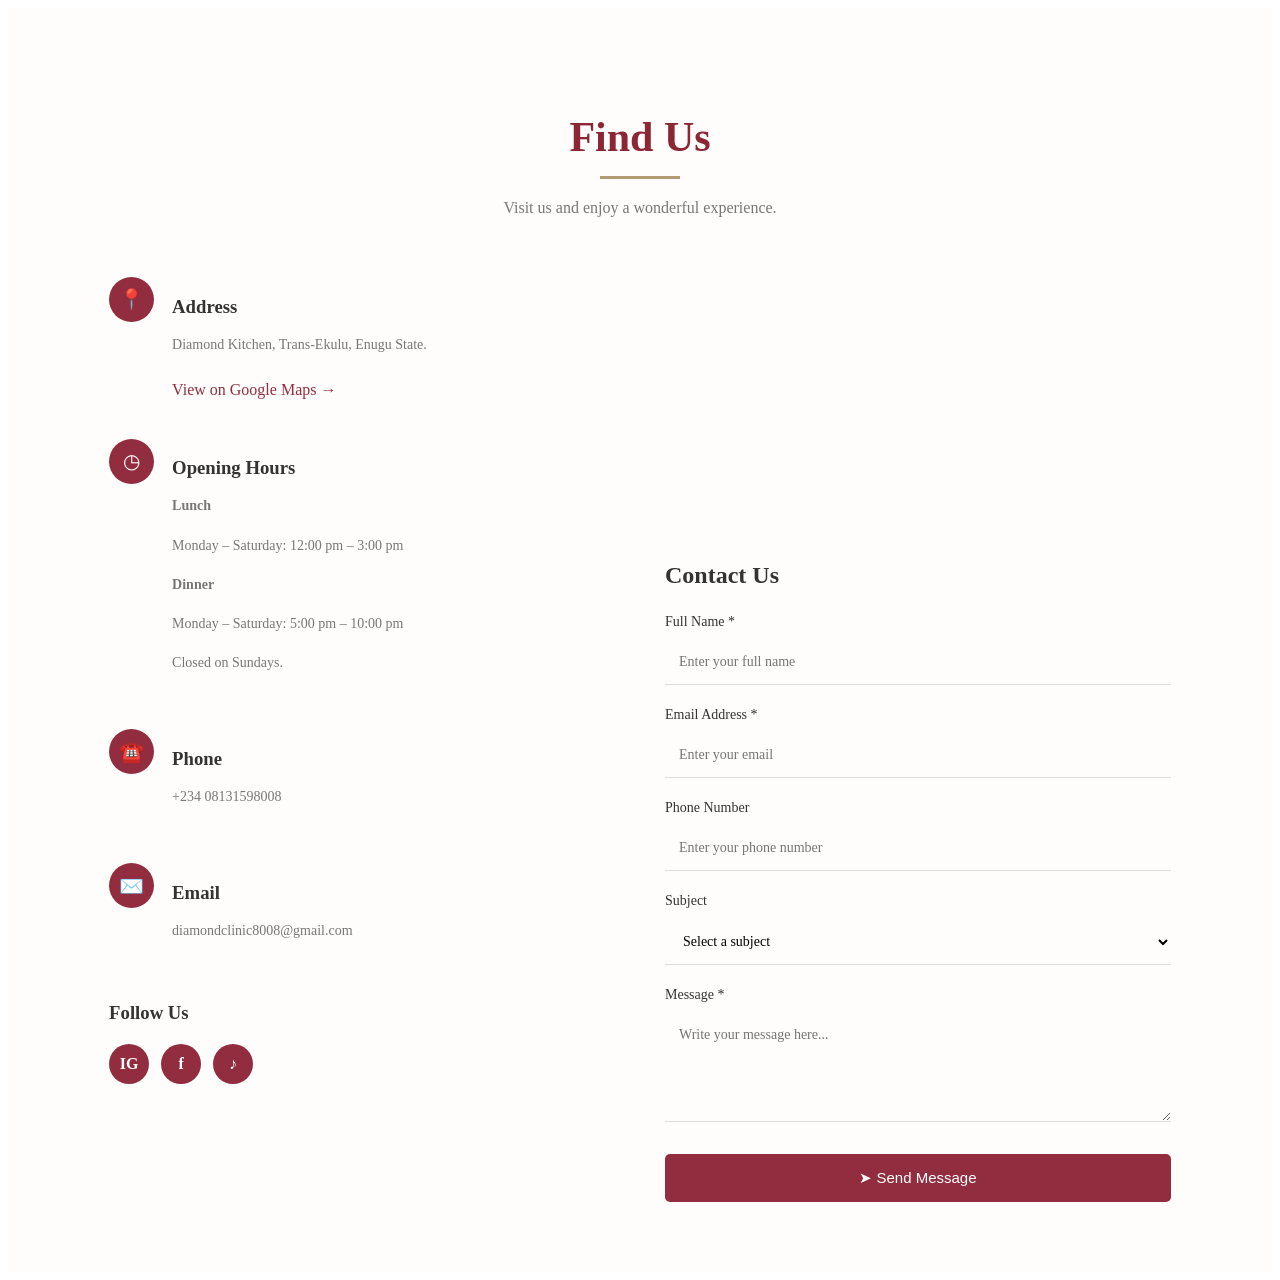
<file: contact.html>
<!DOCTYPE html>
<html lang="en">
<head>
    <meta charset="UTF-8">
    <meta name="viewport" content="width=device-width, initial-scale=1.0">
    <title>Contact Us | Diamond Kitchen</title>
    <link rel="stylesheet" href="contact.css">
</head>

<body>

<section class="contact-section">

    <div class="contact-heading">
        <h1>Find Us</h1>
        <div class="heading-line"></div>
        <p>Visit us and enjoy a wonderful experience.</p>
    </div>

    <div class="contact-container">

        <!-- LEFT SIDE -->
        <div class="contact-details">

            <div class="detail-box">
                <div class="detail-icon">📍</div>
                <div>
                    <h3>Address</h3>
                    <p>Diamond Kitchen, Trans-Ekulu, Enugu State.</p>
                    <a href="https://www.google.com/maps/search/?api=1&query=Trans-Ekulu,+Enugu,+Nigeria" target="_blank">
                        View on Google Maps →
                    </a>
                </div>
            </div>

            <div class="detail-box">
                <div class="detail-icon">◷</div>
                <div>
                    <h3>Opening Hours</h3>
                    <p><strong>Lunch</strong></p>
                    <p>Monday – Saturday: 12:00 pm – 3:00 pm</p>

                    <p><strong>Dinner</strong></p>
                    <p>Monday – Saturday: 5:00 pm – 10:00 pm</p>

                    <p>Closed on Sundays.</p>
                </div>
            </div>

            <div class="detail-box">
                <div class="detail-icon">☎️</div>
                <div>
                    <h3>Phone</h3>
                    <p>+234 08131598008</p>
                </div>
            </div>

            <div class="detail-box">
                <div class="detail-icon">✉️</div>
                <div>
                    <h3>Email</h3>
                    <p>diamondclinic8008@gmail.com</p>
                </div>
            </div>

            <div class="social-links">
                <h3>Follow Us</h3>
                <a href="#" aria-label="Instagram">IG</a>
                <a href="#" aria-label="Facebook">f</a>
                <a href="#" aria-label="TikTok">♪</a>
            </div>

        </div>

        <!-- RIGHT SIDE -->
        <div class="contact-form-area">

            <div class="map-container">
                <iframe
                    src="https://www.google.com/maps?q=Trans-Ekulu,+Enugu,+Nigeria&output=embed"
                    loading="lazy"
                    allowfullscreen>
                </iframe>
            </div>

            <h2>Contact Us</h2>

            <form class="contact-form">

                <label for="name">Full Name *</label>
                <input type="text" id="name"
                    placeholder="Enter your full name" required>

                <label for="email">Email Address *</label>
                <input type="email" id="email"
                    placeholder="Enter your email" required>

                <label for="phone">Phone Number</label>
                <input type="tel" id="phone"
                    placeholder="Enter your phone number">

                <label for="subject">Subject</label>
                <select id="subject" required>
                    <option value="">Select a subject</option>
                    <option value="reservation">Reservation</option>
                    <option value="enquiry">General Enquiry</option>
                    <option value="feedback">Feedback</option>
                    <option value="complaint">Complaint</option>
                </select>

                <label for="message">Message *</label>
                <textarea id="message"
                    placeholder="Write your message here..."
                    rows="5" required></textarea>

                <button type="submit">➤ Send Message</button>

            </form>

        </div>

    </div>

</section>

</body>
</html>
</file>
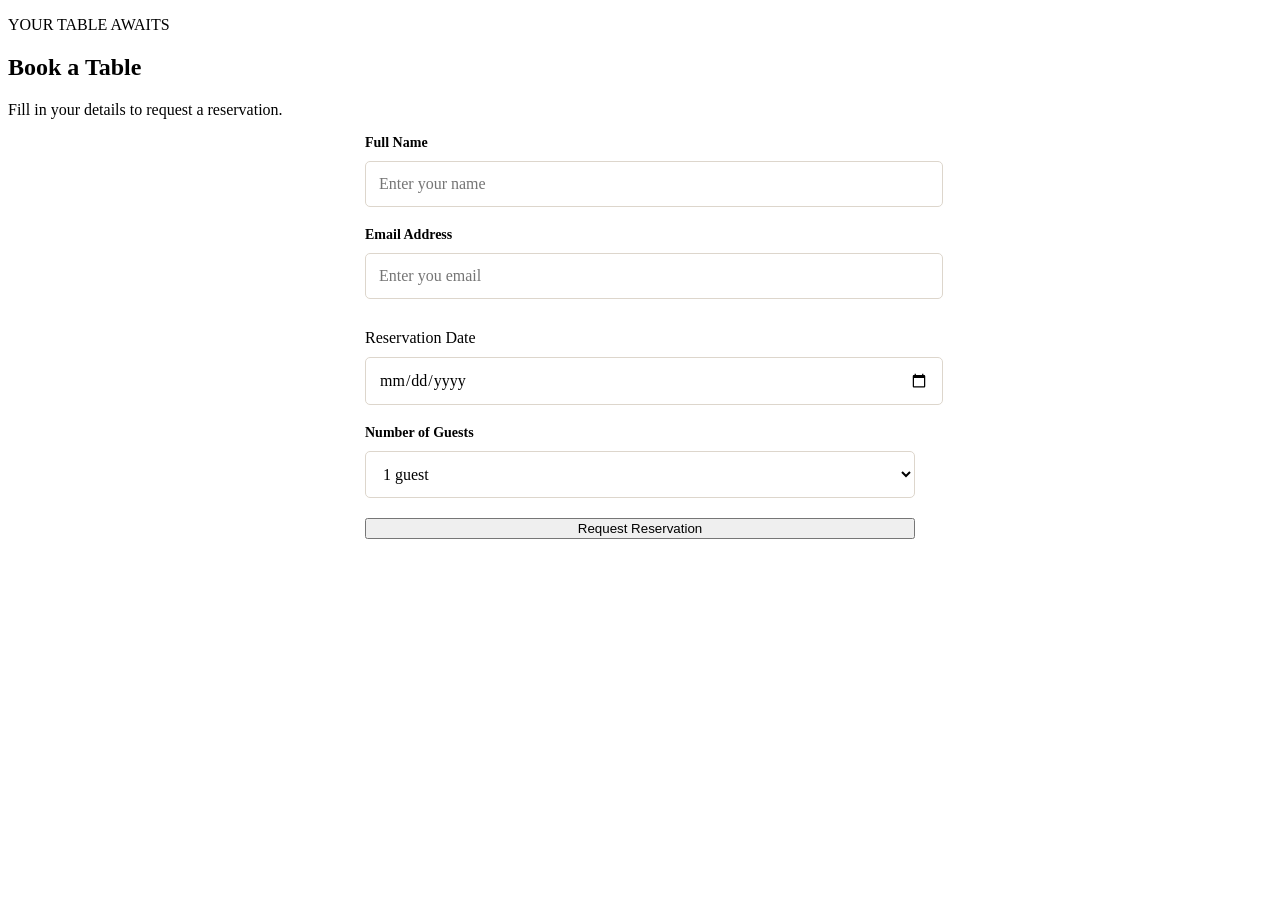
<file: reservation.html>
<!DOCTYPE html>
<html lang="en">
<head>
    <meta charset="UTF-8">
    <meta name="viewport" content="width=device-width, initial-scale=1.0">
    <title>Document</title>
    <link rel="stylesheet" href="reservation.css">
</head>
<body>
     </section>
                <section class="reservation section" id="reservation">
            <div class="section-heading">
                <p class="eyebrow">YOUR TABLE AWAITS</p>
                <h2>Book a Table</h2>
                <p>Fill in your details to request a reservation.</p>
            </div>
            <form id="reservation-form">
                <label for="name">Full Name</label>
                <input type="text" id="name" name="name" placeholder="Enter your name" required>
                <label for="email">Email Address</label>
                <input type="email" id="email" name="email" placeholder="Enter you email" required>
                <label for="date"></label>Reservation Date</label>
                <input type="date" id="date" name="date" required>
                <label for="guest">Number of Guests</label>
                <select id="guests" name="guests" required>
                    <option value="1">1 guest</option>
                    <option value="2">2 guest</option>
                    <option value="3">3 guest</option>
                    <option value="4">4 guest</option>
                    <option value="5">5 guest</option>
                    <option value="6">6 guest</option>
                    <option value="7">7 guest</option>
                    <option value="8">8 guest</option>
                    <option value="9">9 guest</option>
                    <option value="10">10 guest</option>
                </select>
                <button type="submit" class="btn">Request Reservation</button>
                <p id="form-message" role="status" aria-live="polite"></p>
            </form>
        </section>
</body>
</html>
</file>
<file: contact.css>
/* CONTACT SECTION */

.contact-section {
    padding: 70px 8%;
    background: #fffdfb;
    color: #333;
}

/* HEADING */

.contact-heading {
    text-align: center;
    margin-bottom: 60px;
}

.contact-heading h1 {
    font-family: Georgia, serif;
    font-size: 42px;
    color: #8b2635;
    margin-bottom: 15px;
}

.heading-line {
    width: 80px;
    height: 3px;
    background: #b49a72;
    margin: auto;
}

.contact-heading p {
    margin-top: 20px;
    color: #777;
}

/* TWO COLUMN LAYOUT */

.contact-container {
    display: grid;
    grid-template-columns: 1fr 1fr;
    gap: 50px;
}

/* CONTACT DETAILS */

.detail-box {
    display: flex;
    gap: 18px;
    margin-bottom: 40px;
    align-items: flex-start;
}

.detail-icon {
    background: #922d40;
    color: white;
    width: 45px;
    height: 45px;
    min-width: 45px;
    border-radius: 50%;
    display: flex;
    justify-content: center;
    align-items: center;
    font-size: 20px;
}

.detail-box h3,
.social-links h3 {
    font-family: Georgia, serif;
    margin-bottom: 10px;
    color: #333;
}

.detail-box p {
    color: #777;
    font-size: 14px;
    line-height: 1.8;
}

.detail-box a {
    display: inline-block;
    margin-top: 10px;
    color: #922d40;
    text-decoration: none;
}

/* SOCIAL LINKS */

.social-links {
    margin-top: 45px;
}

.social-links a {
    display: inline-flex;
    justify-content: center;
    align-items: center;
    width: 40px;
    height: 40px;
    border-radius: 50%;
    background: #922d40;
    color: white;
    text-decoration: none;
    margin: 10px 8px 0 0;
    font-weight: bold;
}

/* MAP */

.map-container {
    width: 100%;
    height: 250px;
    margin-bottom: 35px;
}

.map-container iframe {
    width: 100%;
    height: 100%;
    border: none;
}

/* CONTACT FORM */

.contact-form-area h2 {
    font-family: Georgia, serif;
    margin-bottom: 25px;
}

.contact-form {
    display: flex;
    flex-direction: column;
}

.contact-form label {
    margin-bottom: 10px;
    font-size: 14px;
}

.contact-form input,
.contact-form select,
.contact-form textarea {
    padding: 14px;
    margin-bottom: 22px;
    border: none;
    border-bottom: 1px solid #ddd;
    outline: none;
    background: transparent;
    font-family: inherit;
    font-size: 14px;
    width: 100%;
    box-sizing: border-box;
}

.contact-form input:focus,
.contact-form select:focus,
.contact-form textarea:focus {
    border-bottom: 1px solid #922d40;
}

.contact-form button {
    background: #922d40;
    color: white;
    padding: 15px;
    border: none;
    border-radius: 5px;
    cursor: pointer;
    font-size: 15px;
    margin-top: 10px;
}

.contact-form button:hover {
    background: #6f1d2d;
}

/* MOBILE RESPONSIVENESS */

@media (max-width: 768px) {

    .contact-section {
        padding: 45px 5%;
    }

    .contact-container {
        grid-template-columns: 1fr;
        gap: 35px;
    }

    .contact-heading h1 {
        font-size: 32px;
    }

    .map-container {
        height: 220px;
    }
}
</file>
<file: reservation.css>
/* Reservation */
.reservation form {
  max-width: 550px;
  margin: auto;
  display: flex;
  flex-direction: column;
  gap: 10px;
}
.reservation label {
  font-weight: bold;
  font-size: 14px;
}
.reservation input,
.reservation select {
  width: 100%;
  padding: 13px;
  border: 1px solid #ddd6cc;
  border-radius: 5px;
  background: white;
  font: inherit;
  margin-bottom: 10px;
}
</file>
